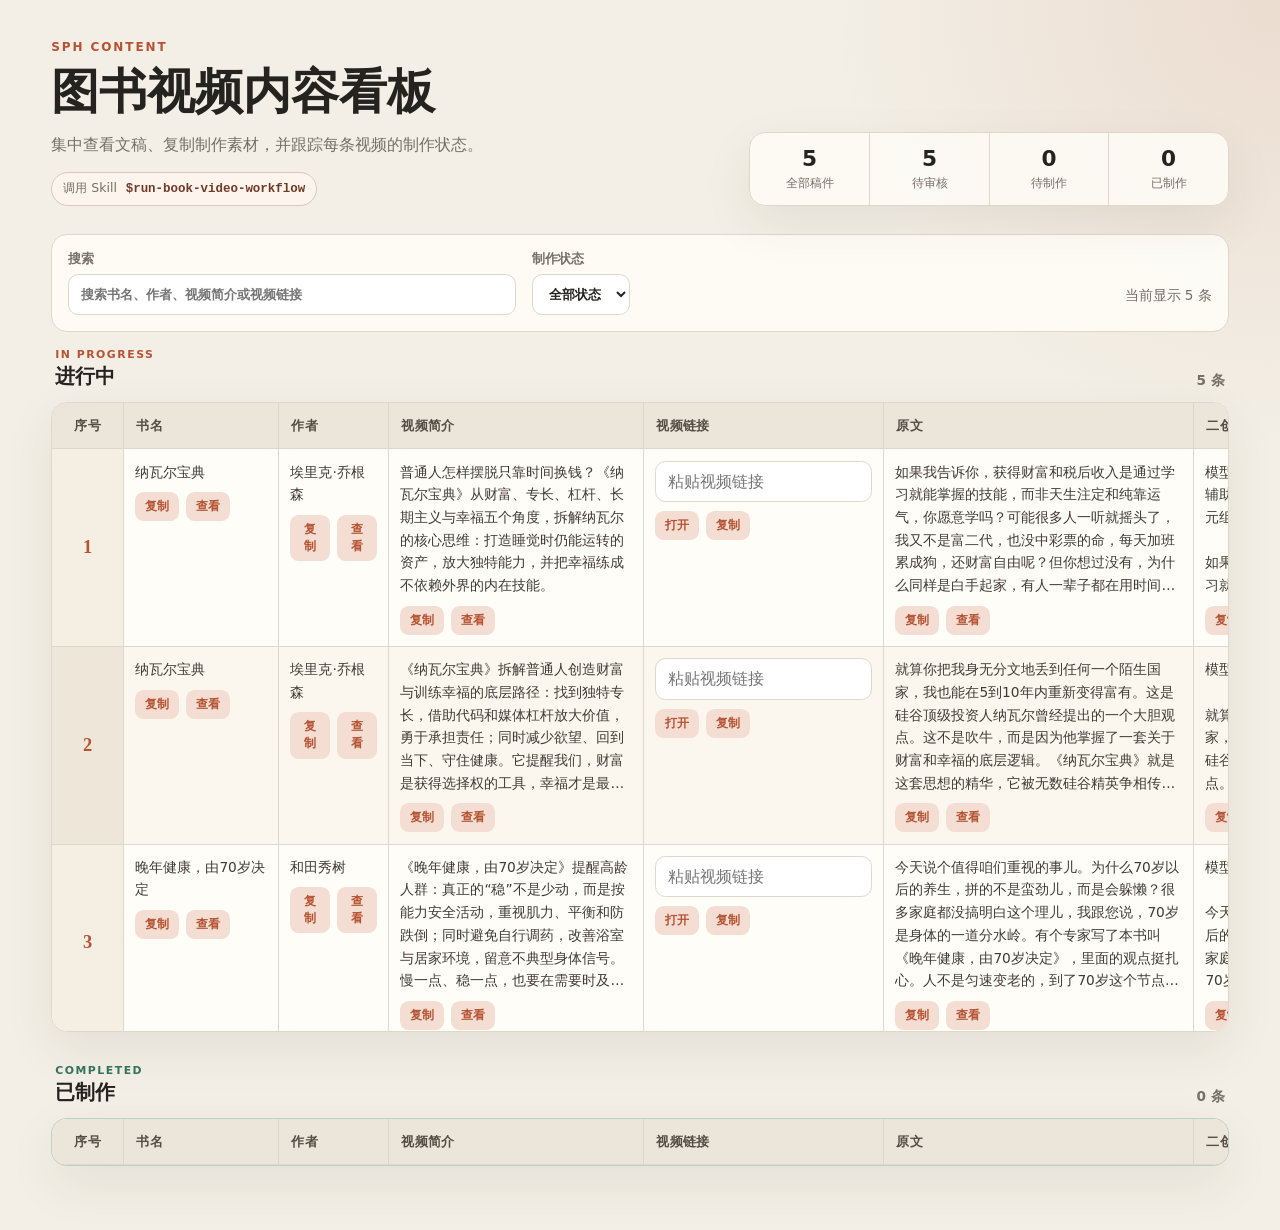
<file: web/index.html>
<!doctype html>
<html lang="zh-CN">
<head>
  <meta charset="UTF-8">
  <meta name="viewport" content="width=device-width, initial-scale=1.0">
  <meta name="description" content="视频号图书内容生产看板">
  <meta http-equiv="Cache-Control" content="no-store">
  <title>图书视频内容看板</title>
  <script>
    (() => {
      const params = new URLSearchParams(location.search);
      if (!params.has("fresh")) {
        params.set("fresh", String(Date.now()));
        location.replace(`${location.pathname}?${params.toString()}`);
      }
    })();
  </script>
  <link rel="stylesheet" href="./styles.css?v=semantic-subtitles-20260707-2">
</head>
<body>
  <header class="page-header">
    <div>
      <p class="eyebrow">SPH CONTENT</p>
      <h1>图书视频内容看板</h1>
      <p class="subtitle">集中查看文稿、复制制作素材，并跟踪每条视频的制作状态。</p>
      <p class="skill-badge">
        <span>调用 Skill</span>
        <code>$run-book-video-workflow</code>
      </p>
    </div>
    <div class="summary" aria-label="稿件统计">
      <div><strong id="totalCount">0</strong><span>全部稿件</span></div>
      <div><strong id="reviewCount">0</strong><span>待审核</span></div>
      <div><strong id="makingCount">0</strong><span>待制作</span></div>
      <div><strong id="doneCount">0</strong><span>已制作</span></div>
    </div>
  </header>

  <main>
    <section class="toolbar" aria-label="筛选工具">
      <label class="search-box">
        <span>搜索</span>
        <input id="searchInput" type="search" placeholder="搜索书名、作者、视频简介或视频链接">
      </label>
      <label class="filter-box">
        <span>制作状态</span>
        <select id="statusFilter">
          <option value="all">全部状态</option>
          <option value="待审核">待审核</option>
          <option value="待制作">待制作</option>
          <option value="已制作">已制作</option>
        </select>
      </label>
      <p id="visibleCount" class="visible-count">当前显示 0 条</p>
    </section>

    <section class="board-section" aria-labelledby="activeTableTitle">
      <div class="section-heading">
        <div>
          <p class="section-kicker">IN PROGRESS</p>
          <h2 id="activeTableTitle">进行中</h2>
        </div>
        <span id="activeVisibleCount">0 条</span>
      </div>
      <div class="table-shell" aria-label="进行中稿件内容表">
      <div id="activeTableScroll" class="table-scroll">
        <table>
          <thead>
            <tr>
              <th class="col-index">序号</th>
              <th class="col-book">书名</th>
              <th class="col-author">作者</th>
              <th class="col-intro">视频简介</th>
              <th class="col-link">视频链接</th>
              <th class="col-long">原文</th>
              <th class="col-long">二创</th>
              <th class="col-long">分段文案</th>
              <th class="col-long">生图提示词</th>
              <th class="col-one-line">一句话介绍</th>
              <th class="col-long">字幕</th>
              <th class="col-note">备注</th>
              <th class="col-status">制作状态</th>
            </tr>
          </thead>
          <tbody id="contentRows"></tbody>
        </table>
      </div>
      <div id="emptyState" class="empty-state" hidden>
        <strong>没有进行中的稿件</strong>
        <span>待审核和待制作的内容会显示在这里。</span>
      </div>
      </div>
    </section>

    <section class="board-section completed-section" aria-labelledby="completedTableTitle">
      <div class="section-heading">
        <div>
          <p class="section-kicker">COMPLETED</p>
          <h2 id="completedTableTitle">已制作</h2>
        </div>
        <span id="completedVisibleCount">0 条</span>
      </div>
      <div class="table-shell completed-table-shell" aria-label="已制作稿件内容表">
        <div id="completedTableScroll" class="table-scroll">
          <table>
            <thead>
              <tr>
                <th class="col-index">序号</th>
                <th class="col-book">书名</th>
                <th class="col-author">作者</th>
                <th class="col-intro">视频简介</th>
                <th class="col-link">视频链接</th>
                <th class="col-long">原文</th>
                <th class="col-long">二创</th>
                <th class="col-long">分段文案</th>
                <th class="col-long">生图提示词</th>
                <th class="col-one-line">一句话介绍</th>
                <th class="col-long">字幕</th>
                <th class="col-note">备注</th>
                <th class="col-status">制作状态</th>
              </tr>
            </thead>
            <tbody id="completedContentRows"></tbody>
          </table>
        </div>
        <div id="completedEmptyState" class="empty-state" hidden>
          <strong>还没有已制作稿件</strong>
          <span>将制作状态切换为“已制作”后，内容会自动移动到这里。</span>
        </div>
      </div>
    </section>
  </main>

  <dialog id="contentDialog">
    <div class="dialog-header">
      <div>
        <p id="dialogBook" class="dialog-book"></p>
        <h2 id="dialogTitle">查看内容</h2>
      </div>
      <button id="closeDialog" class="icon-button" type="button" aria-label="关闭">×</button>
    </div>
    <pre id="dialogContent"></pre>
    <div class="dialog-actions">
      <button id="dialogCopy" class="primary-button" type="button">复制全部</button>
      <button id="dialogCloseButton" class="secondary-button" type="button">关闭</button>
    </div>
  </dialog>

  <div id="toast" class="toast" role="status" aria-live="polite"></div>

  <script>
    (() => {
      const version = `latest-${Date.now()}`;
      const stylesheet = document.querySelector('link[rel="stylesheet"]');
      if (stylesheet) stylesheet.href = `./styles.css?v=${version}`;
      const scripts = [
        "./data.js",
        "./data-naval-wealth.js",
        "./data-late-health.js",
        "./data-late-health-active-aging.js",
        "./data-aging-from-50.js",
        "./app.js"
      ];
      const loadScript = (src) =>
        new Promise((resolve, reject) => {
          const script = document.createElement("script");
          script.src = `${src}?v=${version}`;
          script.onload = resolve;
          script.onerror = () => reject(new Error(`加载失败：${src}`));
          document.body.append(script);
        });

      scripts
        .reduce((chain, src) => chain.then(() => loadScript(src)), Promise.resolve())
        .catch((error) => {
          document.body.insertAdjacentHTML(
            "beforeend",
            `<div class="empty-state"><strong>脚本加载失败</strong><span>${error.message}</span></div>`
          );
        });
    })();
  </script>
</body>
</html>
</file>
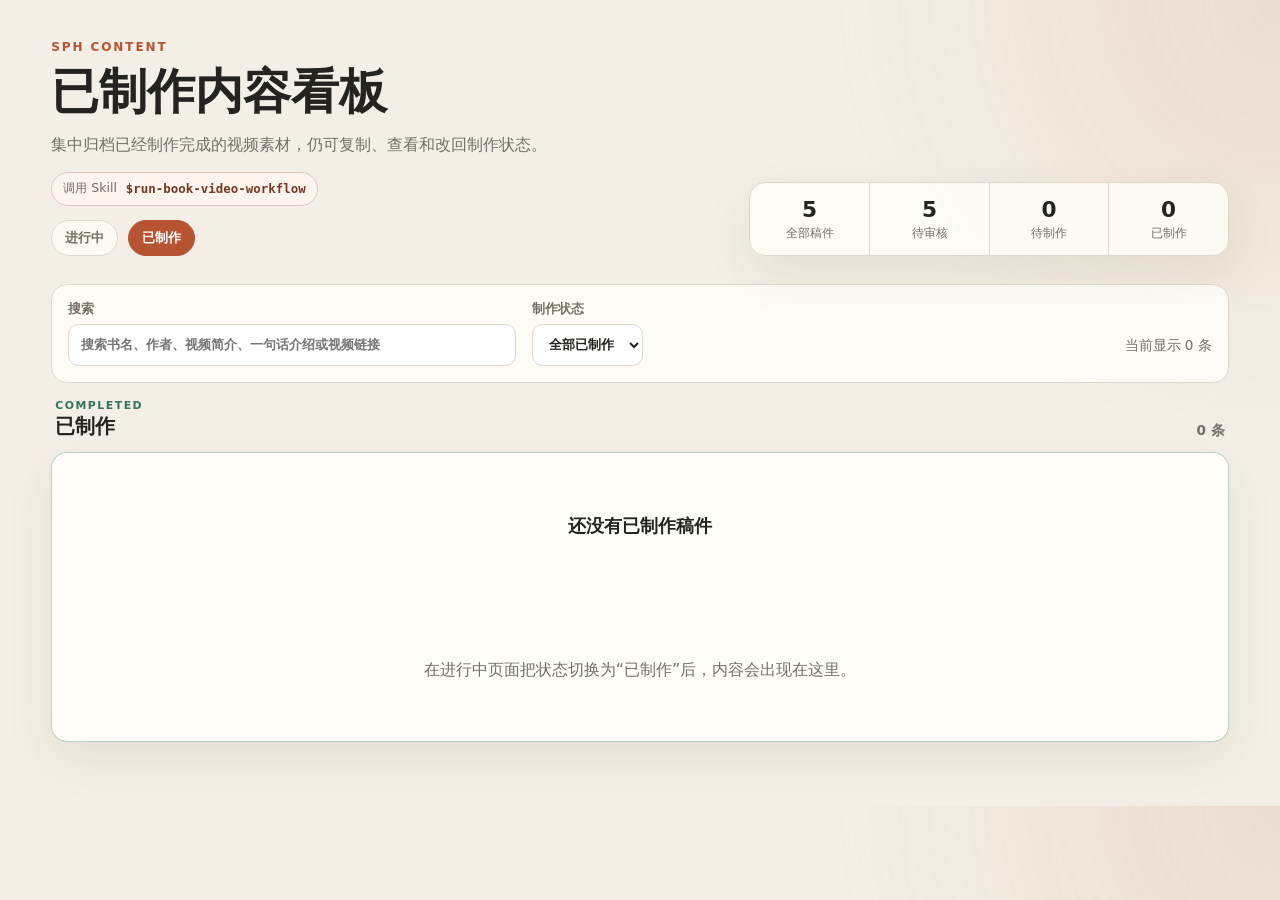
<file: web/completed.html>
<!doctype html>
<html lang="zh-CN">
<head>
  <meta charset="UTF-8">
  <meta name="viewport" content="width=device-width, initial-scale=1.0">
  <meta name="description" content="已制作图书视频内容看板">
  <meta http-equiv="Cache-Control" content="no-store">
  <title>已制作内容看板</title>
  <script>
    (() => {
      const params = new URLSearchParams(location.search);
      if (!params.has("fresh")) {
        params.set("fresh", String(Date.now()));
        location.replace(`${location.pathname}?${params.toString()}`);
      }
    })();
  </script>
  <link rel="stylesheet" href="./styles.css">
</head>
<body data-page="completed">
  <header class="page-header">
    <div>
      <p class="eyebrow">SPH CONTENT</p>
      <h1>已制作内容看板</h1>
      <p class="subtitle">集中归档已经制作完成的视频素材，仍可复制、查看和改回制作状态。</p>
      <p class="skill-badge">
        <span>调用 Skill</span>
        <code>$run-book-video-workflow</code>
      </p>
      <nav class="page-nav" aria-label="看板页面">
        <a href="./index.html">进行中</a>
        <a class="active" href="./completed.html">已制作</a>
      </nav>
    </div>
    <div class="summary" aria-label="稿件统计">
      <div><strong id="totalCount">0</strong><span>全部稿件</span></div>
      <div><strong id="reviewCount">0</strong><span>待审核</span></div>
      <div><strong id="makingCount">0</strong><span>待制作</span></div>
      <div><strong id="doneCount">0</strong><span>已制作</span></div>
    </div>
  </header>

  <main>
    <section class="toolbar" aria-label="筛选工具">
      <label class="search-box">
        <span>搜索</span>
        <input id="searchInput" type="search" placeholder="搜索书名、作者、视频简介、一句话介绍或视频链接">
      </label>
      <label class="filter-box">
        <span>制作状态</span>
        <select id="statusFilter">
          <option value="all">全部已制作</option>
          <option value="已制作">已制作</option>
        </select>
      </label>
      <p id="visibleCount" class="visible-count">当前显示 0 条</p>
    </section>

    <section class="board-section completed-section" aria-labelledby="activeTableTitle">
      <div class="section-heading">
        <div>
          <p class="section-kicker">COMPLETED</p>
          <h2 id="activeTableTitle">已制作</h2>
        </div>
        <span id="activeVisibleCount">0 条</span>
      </div>
      <div class="table-shell completed-table-shell" aria-label="已制作稿件内容表">
        <div id="activeTableScroll" class="table-scroll">
          <table>
            <thead>
              <tr>
                <th class="col-index">序号</th>
                <th class="col-book">书名</th>
                <th class="col-author">作者</th>
                <th class="col-intro">视频简介</th>
                <th class="col-link">视频链接</th>
                <th class="col-long">原文</th>
                <th class="col-long">二创</th>
                <th class="col-long">分段文案</th>
                <th class="col-long">生图提示词</th>
                <th class="col-one-line">一句话介绍</th>
                <th class="col-long">字幕</th>
                <th class="col-note">备注</th>
                <th class="col-status">制作状态</th>
              </tr>
            </thead>
            <tbody id="contentRows"></tbody>
          </table>
        </div>
        <div id="emptyState" class="empty-state" hidden>
          <strong>还没有已制作稿件</strong>
          <span>在进行中页面把状态切换为“已制作”后，内容会出现在这里。</span>
        </div>
      </div>
    </section>
  </main>

  <dialog id="contentDialog">
    <div class="dialog-header">
      <div>
        <p id="dialogBook" class="dialog-book"></p>
        <h2 id="dialogTitle">查看内容</h2>
      </div>
      <button id="closeDialog" class="icon-button" type="button" aria-label="关闭">×</button>
    </div>
    <pre id="dialogContent"></pre>
    <div class="dialog-actions">
      <button id="dialogCopy" class="primary-button" type="button">复制全部</button>
      <button id="dialogCloseButton" class="secondary-button" type="button">关闭</button>
    </div>
  </dialog>

  <div id="toast" class="toast" role="status" aria-live="polite"></div>

  <script>
    (() => {
      const version = `latest-${Date.now()}`;
      const stylesheet = document.querySelector('link[rel="stylesheet"]');
      if (stylesheet) stylesheet.href = `./styles.css?v=${version}`;
      const scripts = [
        "./data.js",
        "./data-naval-wealth.js",
        "./data-late-health.js",
        "./data-late-health-active-aging.js",
        "./data-aging-from-50.js",
        "./app.js"
      ];
      const loadScript = (src) =>
        new Promise((resolve, reject) => {
          const script = document.createElement("script");
          script.src = `${src}?v=${version}`;
          script.onload = resolve;
          script.onerror = () => reject(new Error(`加载失败：${src}`));
          document.body.append(script);
        });

      scripts
        .reduce((chain, src) => chain.then(() => loadScript(src)), Promise.resolve())
        .catch((error) => {
          document.body.insertAdjacentHTML(
            "beforeend",
            `<div class="empty-state"><strong>脚本加载失败</strong><span>${error.message}</span></div>`
          );
        });
    })();
  </script>
</body>
</html>
</file>
<file: web/styles.css>
:root {
  color-scheme: light;
  --ink: #25231f;
  --muted: #756f65;
  --line: #ded8cc;
  --paper: #fffdf8;
  --canvas: #f3efe6;
  --accent: #b55332;
  --accent-soft: #f4ddd2;
  --green: #33755c;
  --shadow: 0 18px 50px rgba(61, 48, 31, 0.08);
}

* {
  box-sizing: border-box;
}

body {
  margin: 0;
  min-width: 320px;
  color: var(--ink);
  background:
    radial-gradient(circle at top right, rgba(181, 83, 50, 0.12), transparent 28rem),
    var(--canvas);
  font-family: "Microsoft YaHei", "PingFang SC", system-ui, sans-serif;
}

button,
input,
select,
textarea {
  font: inherit;
}

button {
  cursor: pointer;
}

.page-header {
  display: flex;
  justify-content: space-between;
  gap: 2rem;
  padding: 2.5rem clamp(1rem, 4vw, 4rem) 1.75rem;
}

.eyebrow {
  margin: 0 0 0.4rem;
  color: var(--accent);
  font-size: 0.75rem;
  font-weight: 800;
  letter-spacing: 0.16em;
}

h1 {
  margin: 0;
  font-family: Georgia, "Songti SC", serif;
  font-size: clamp(1.8rem, 4vw, 3rem);
  font-weight: 700;
}

.subtitle {
  margin: 0.65rem 0 0;
  color: var(--muted);
}

.skill-badge {
  display: inline-flex;
  align-items: center;
  gap: 0.55rem;
  margin: 1rem 0 0;
  padding: 0.48rem 0.7rem;
  border: 1px solid #ddc7b9;
  border-radius: 999px;
  color: #6f3a28;
  background: rgba(255, 247, 240, 0.82);
  font-size: 0.78rem;
}

.skill-badge span {
  color: var(--muted);
}

.skill-badge code {
  font-family: Consolas, "SFMono-Regular", monospace;
  font-weight: 700;
}

.page-nav {
  display: flex;
  flex-wrap: wrap;
  gap: 0.6rem;
  margin-top: 0.85rem;
}

.page-nav a {
  padding: 0.52rem 0.82rem;
  border: 1px solid var(--line);
  border-radius: 999px;
  color: var(--muted);
  background: rgba(255, 253, 248, 0.78);
  font-size: 0.82rem;
  font-weight: 800;
  text-decoration: none;
  transition: 160ms ease;
}

.page-nav a:hover {
  color: var(--accent);
  border-color: #d4b4a4;
  transform: translateY(-1px);
}

.page-nav a.active {
  color: #fff;
  border-color: var(--accent);
  background: var(--accent);
}

.summary {
  display: grid;
  grid-template-columns: repeat(4, minmax(5rem, 1fr));
  min-width: min(100%, 30rem);
  overflow: hidden;
  align-self: flex-end;
  border: 1px solid var(--line);
  border-radius: 1rem;
  background: rgba(255, 253, 248, 0.82);
  box-shadow: var(--shadow);
}

.summary div {
  display: grid;
  gap: 0.2rem;
  padding: 0.85rem 1rem;
  text-align: center;
}

.summary div + div {
  border-left: 1px solid var(--line);
}

.summary strong {
  font-size: 1.35rem;
}

.summary span {
  color: var(--muted);
  font-size: 0.78rem;
  white-space: nowrap;
}

main {
  padding: 0 clamp(1rem, 4vw, 4rem) 4rem;
}

.toolbar {
  display: flex;
  align-items: end;
  gap: 1rem;
  margin-bottom: 1rem;
  padding: 1rem;
  border: 1px solid var(--line);
  border-radius: 1rem;
  background: rgba(255, 253, 248, 0.9);
}

.toolbar label {
  display: grid;
  gap: 0.35rem;
  color: var(--muted);
  font-size: 0.8rem;
  font-weight: 700;
}

.search-box {
  flex: 1;
  max-width: 28rem;
}

input,
select,
textarea {
  border: 1px solid var(--line);
  border-radius: 0.65rem;
  color: var(--ink);
  background: #fff;
}

input,
select {
  min-height: 2.6rem;
  padding: 0.6rem 0.75rem;
}

input:focus,
select:focus,
textarea:focus,
button:focus-visible {
  outline: 3px solid rgba(181, 83, 50, 0.22);
  outline-offset: 1px;
  border-color: var(--accent);
}

.visible-count {
  margin: 0 0 0 auto;
  padding-bottom: 0.65rem;
  color: var(--muted);
  font-size: 0.85rem;
}

.table-shell {
  position: relative;
  overflow: hidden;
  border: 1px solid var(--line);
  border-radius: 1rem;
  background: var(--paper);
  box-shadow: var(--shadow);
}

.table-scroll {
  overflow: auto;
  max-height: calc(100vh - 17rem);
}

table {
  width: 100%;
  min-width: 2880px;
  border-collapse: separate;
  border-spacing: 0;
  table-layout: fixed;
}

th,
td {
  border-right: 1px solid var(--line);
  border-bottom: 1px solid var(--line);
  text-align: left;
  vertical-align: top;
}

th:last-child,
td:last-child {
  border-right: 0;
}

tbody tr:last-child td {
  border-bottom: 0;
}

th {
  position: sticky;
  z-index: 2;
  top: 0;
  padding: 0.85rem 0.75rem;
  color: #554d43;
  background: #ebe5da;
  font-size: 0.82rem;
  letter-spacing: 0.03em;
}

td {
  padding: 0.7rem;
  background: var(--paper);
}

tbody tr:nth-child(even) td {
  background: #fbf7ef;
}

.col-index {
  left: 0;
  z-index: 3;
  width: 72px;
  text-align: center;
}

.row-index {
  position: sticky;
  z-index: 1;
  left: 0;
  width: 72px;
  color: var(--accent);
  background: #f4eee3;
  text-align: center;
  vertical-align: middle;
  font-family: Georgia, serif;
  font-size: 1.15rem;
  font-weight: 700;
}

tbody tr:nth-child(even) .row-index {
  background: #eee6d8;
}

.col-book {
  width: 155px;
}

.col-author {
  width: 110px;
}

.col-intro {
  width: 255px;
}

.col-one-line {
  width: 220px;
}

.board-section + .board-section {
  margin-top: 2rem;
}

.section-heading {
  display: flex;
  align-items: end;
  justify-content: space-between;
  gap: 1rem;
  margin: 0 0 0.75rem;
  padding: 0 0.25rem;
}

.section-heading h2 {
  margin: 0.12rem 0 0;
  font-family: Georgia, "Songti SC", serif;
  font-size: 1.25rem;
}

.section-heading > span {
  color: var(--muted);
  font-size: 0.85rem;
  font-weight: 700;
}

.section-kicker {
  margin: 0;
  color: var(--accent);
  font-size: 0.68rem;
  font-weight: 800;
  letter-spacing: 0.14em;
}

.completed-section .section-kicker {
  color: var(--green);
}

.completed-table-shell {
  border-color: rgba(51, 117, 92, 0.32);
}

.col-link {
  width: 240px;
}

.col-long {
  width: 310px;
}

.col-note {
  width: 230px;
}

.col-status {
  width: 135px;
}

.readonly-cell {
  display: grid;
  gap: 0.55rem;
}

.readonly-content {
  display: -webkit-box;
  overflow: hidden;
  min-height: 7.1rem;
  color: #403b34;
  font-size: 0.86rem;
  line-height: 1.65;
  white-space: pre-wrap;
  overflow-wrap: anywhere;
  -webkit-box-orient: vertical;
  -webkit-line-clamp: 6;
}

.readonly-content.compact {
  min-height: auto;
  -webkit-line-clamp: 4;
}

.cell-actions {
  display: flex;
  gap: 0.45rem;
  margin-top: auto;
}

.cell-actions button,
.secondary-button,
.primary-button,
.icon-button {
  border: 0;
  border-radius: 0.55rem;
  transition: 160ms ease;
}

.cell-actions button {
  padding: 0.38rem 0.62rem;
  color: var(--accent);
  background: var(--accent-soft);
  font-size: 0.78rem;
  font-weight: 700;
}

.cell-actions button:hover {
  filter: brightness(0.96);
  transform: translateY(-1px);
}

.note-input {
  width: 100%;
  min-height: 8.5rem;
  padding: 0.65rem;
  resize: vertical;
  line-height: 1.55;
}

.editable-text-cell {
  display: grid;
  gap: 0.55rem;
}

.one-line-input {
  width: 100%;
  min-height: 8.5rem;
  padding: 0.65rem;
  resize: vertical;
  line-height: 1.55;
}

.video-link-cell {
  display: grid;
  gap: 0.55rem;
}

.video-link-input {
  width: 100%;
}

.status-group {
  display: grid;
  gap: 0.5rem;
  margin: 0;
  padding: 0;
  border: 0;
}

.status-option {
  display: flex;
  align-items: center;
  gap: 0.45rem;
  padding: 0.48rem 0.55rem;
  border: 1px solid var(--line);
  border-radius: 0.55rem;
  background: #fff;
  font-size: 0.8rem;
}

.status-option:has(input:checked) {
  border-color: var(--accent);
  color: #7b321e;
  background: var(--accent-soft);
  font-weight: 700;
}

.status-option input {
  width: 1rem;
  min-height: 0;
  height: 1rem;
  margin: 0;
  accent-color: var(--accent);
}

.empty-state {
  place-items: center;
  min-height: 18rem;
  color: var(--muted);
  text-align: center;
}

.empty-state:not([hidden]) {
  display: grid;
}

.empty-state strong {
  color: var(--ink);
  font-size: 1.1rem;
}

dialog {
  width: min(760px, calc(100vw - 2rem));
  max-height: 82vh;
  padding: 0;
  overflow: hidden;
  border: 1px solid var(--line);
  border-radius: 1rem;
  color: var(--ink);
  background: var(--paper);
  box-shadow: 0 24px 80px rgba(28, 20, 11, 0.28);
}

dialog::backdrop {
  background: rgba(35, 29, 23, 0.55);
  backdrop-filter: blur(3px);
}

.dialog-header {
  display: flex;
  align-items: start;
  justify-content: space-between;
  gap: 1rem;
  padding: 1.15rem 1.25rem;
  border-bottom: 1px solid var(--line);
}

.dialog-header h2 {
  margin: 0.18rem 0 0;
  font-size: 1.15rem;
}

.dialog-book {
  margin: 0;
  color: var(--accent);
  font-size: 0.78rem;
  font-weight: 700;
}

.icon-button {
  width: 2.25rem;
  height: 2.25rem;
  color: var(--muted);
  background: #eee8dd;
  font-size: 1.5rem;
}

dialog pre {
  max-height: 56vh;
  margin: 0;
  padding: 1.25rem;
  overflow: auto;
  font-family: inherit;
  font-size: 0.92rem;
  line-height: 1.75;
  white-space: pre-wrap;
  overflow-wrap: anywhere;
}

.dialog-actions {
  display: flex;
  justify-content: flex-end;
  gap: 0.65rem;
  padding: 1rem 1.25rem;
  border-top: 1px solid var(--line);
}

.primary-button,
.secondary-button {
  padding: 0.65rem 1rem;
  font-weight: 700;
}

.primary-button {
  color: #fff;
  background: var(--accent);
}

.secondary-button {
  color: var(--ink);
  background: #eee8dd;
}

.toast {
  position: fixed;
  z-index: 20;
  right: 1.25rem;
  bottom: 1.25rem;
  padding: 0.7rem 1rem;
  border-radius: 0.7rem;
  color: #fff;
  background: var(--green);
  box-shadow: var(--shadow);
  opacity: 0;
  transform: translateY(0.75rem);
  pointer-events: none;
  transition: 180ms ease;
}

.toast.visible {
  opacity: 1;
  transform: translateY(0);
}

@media (max-width: 900px) {
  .page-header {
    flex-direction: column;
  }

  .summary {
    align-self: stretch;
  }

  .toolbar {
    align-items: stretch;
    flex-wrap: wrap;
  }

  .search-box {
    min-width: 100%;
  }

  .visible-count {
    width: 100%;
    margin-left: 0;
    padding-bottom: 0;
  }
}

@media (max-width: 560px) {
  .page-header {
    padding-top: 1.5rem;
  }

  .summary {
    grid-template-columns: repeat(2, 1fr);
  }

  .summary div:nth-child(3) {
    border-left: 0;
    border-top: 1px solid var(--line);
  }

  .summary div:nth-child(4) {
    border-top: 1px solid var(--line);
  }
}
</file>
